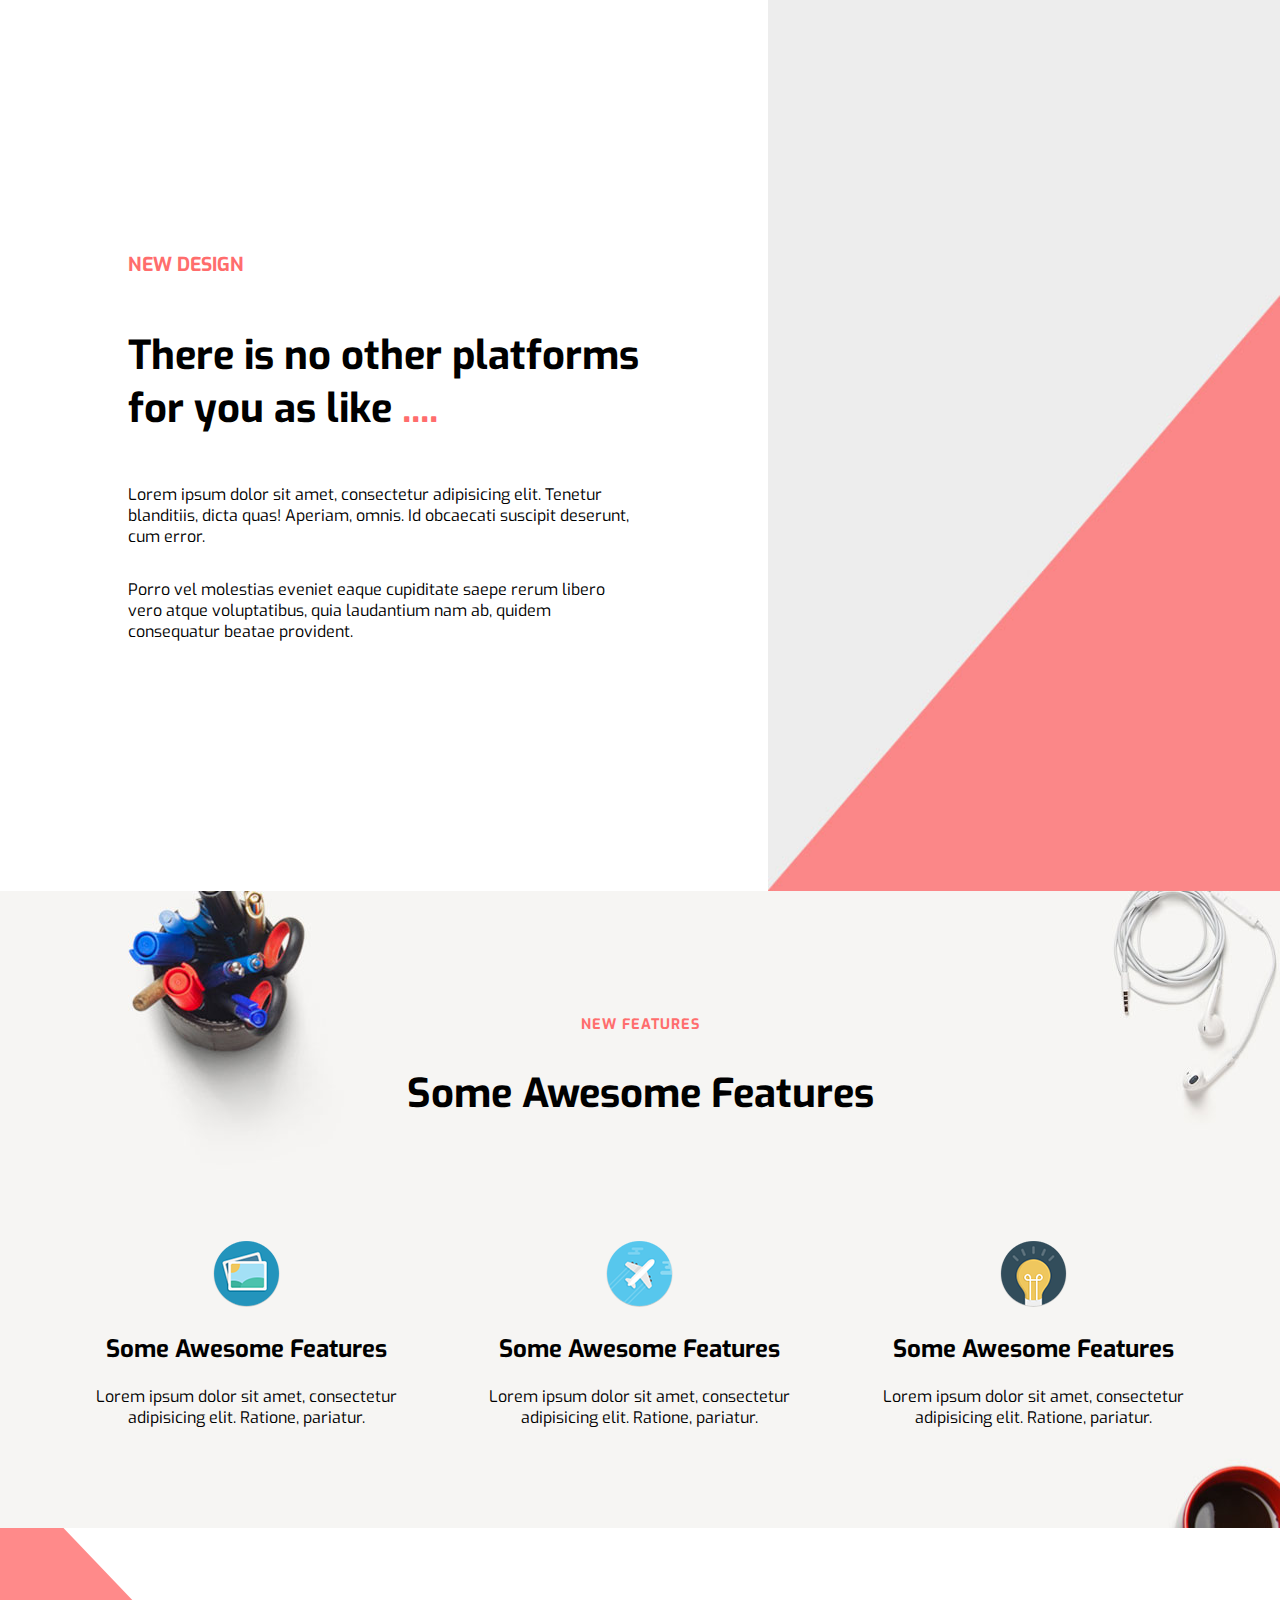
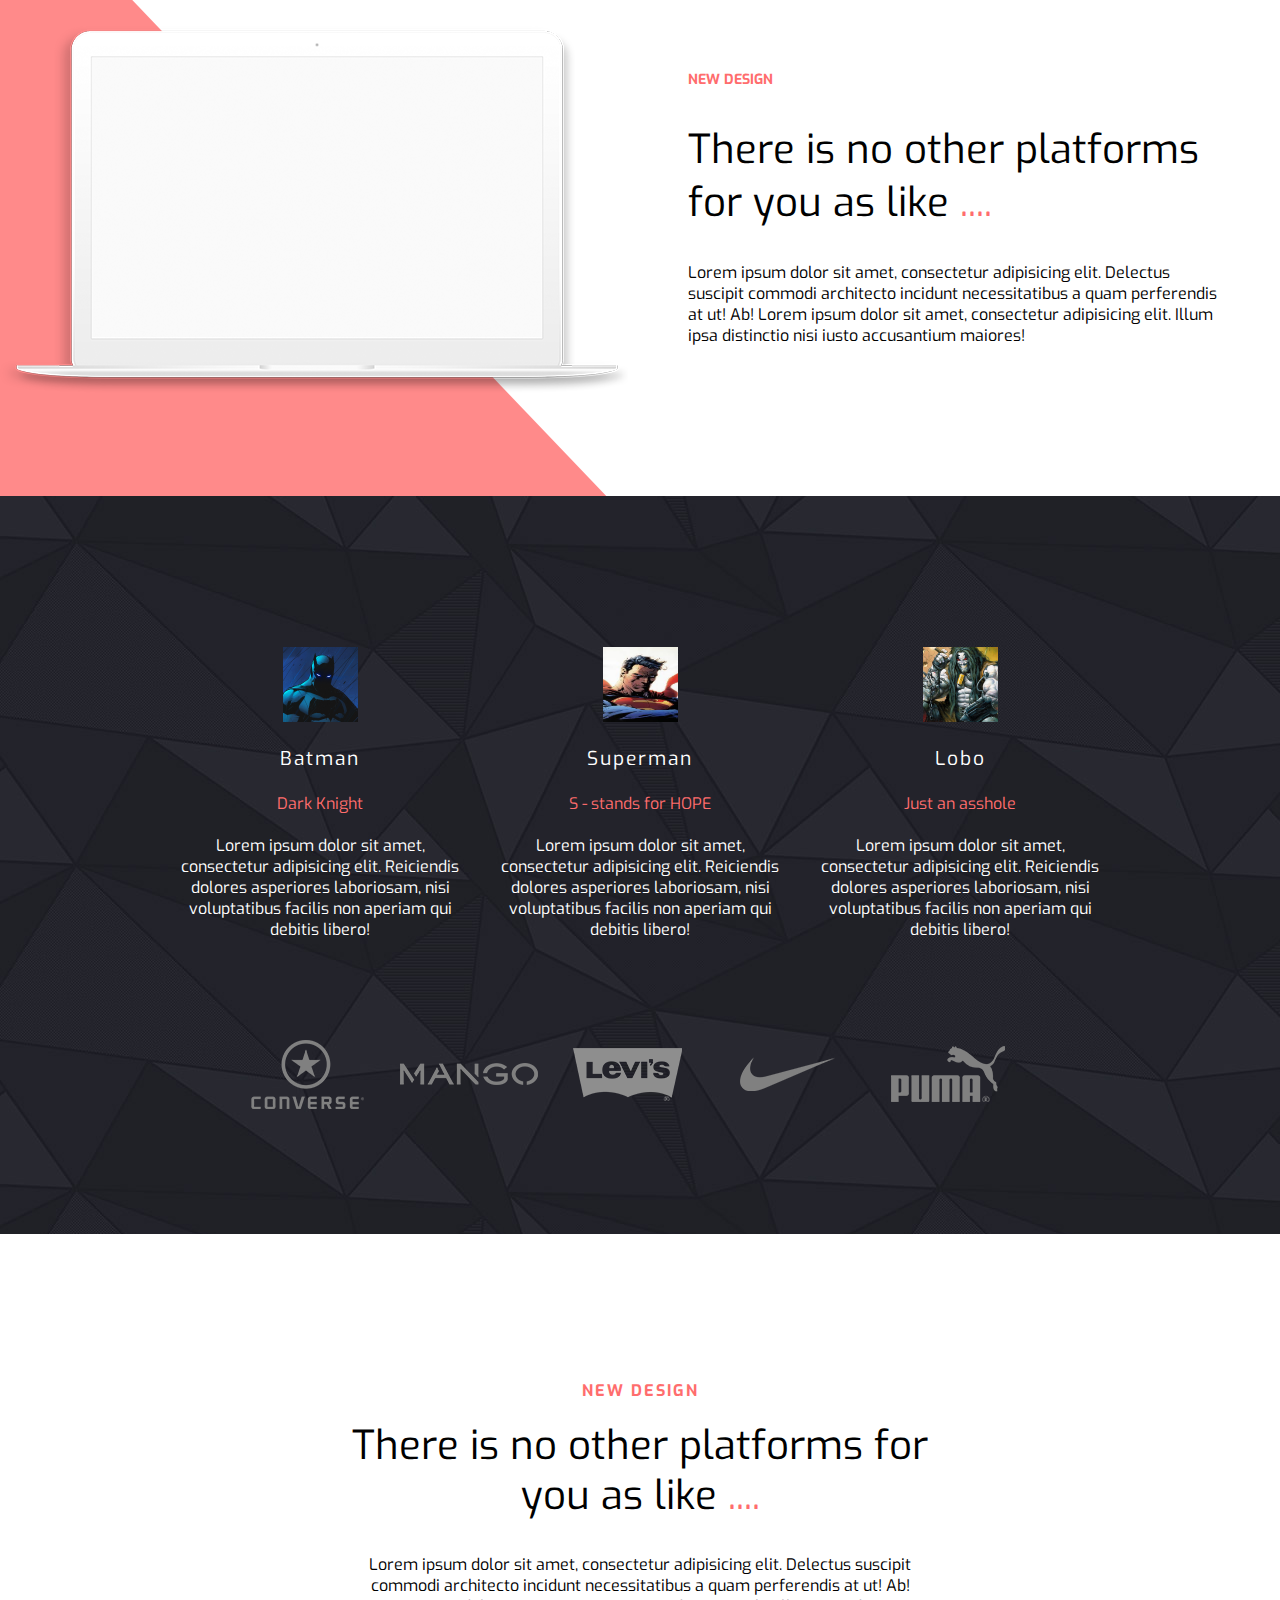
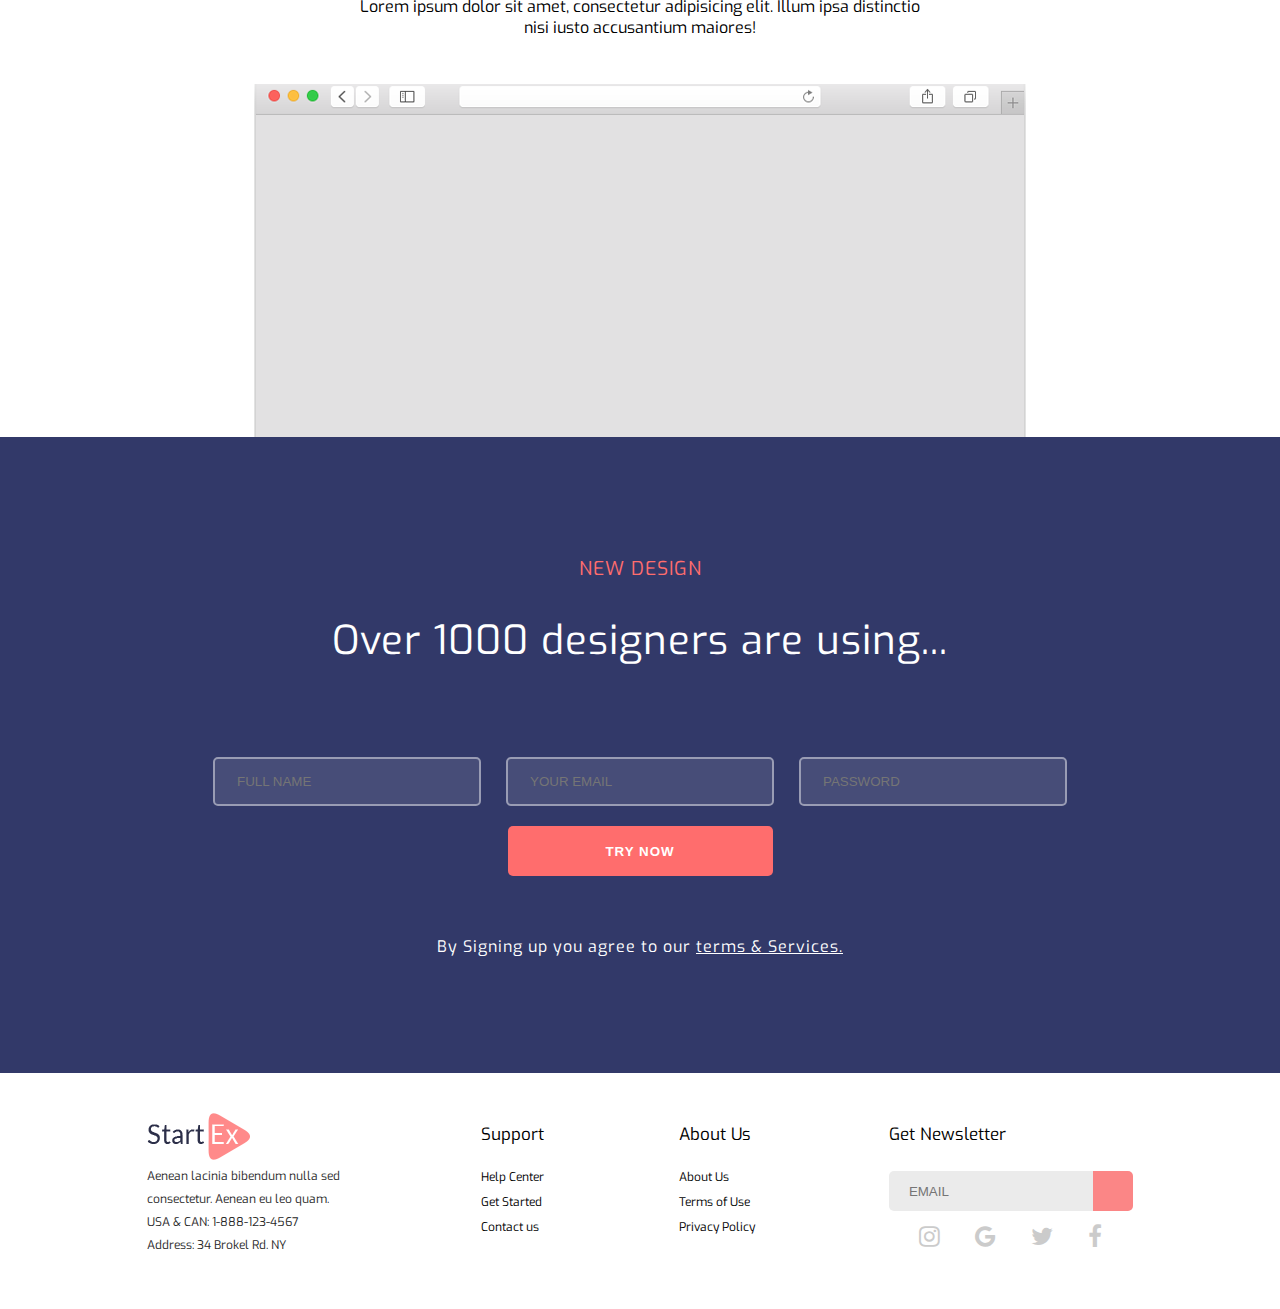
<file: landingpage/index.html>
<!DOCTYPE html>
<html lang="en">
<head>
    <meta charset="UTF-8">
    <meta http-equiv="X-UA-Compatible" content="IE=edge">
    <meta name="viewport" content="width=device-width, initial-scale=1.0">
    <link rel="stylesheet" href="https://cdnjs.cloudflare.com/ajax/libs/font-awesome/4.7.0/css/font-awesome.min.css">
    <link rel="stylesheet" href="style.css">
    <link rel="stylesheet" href="introduction.css">
    <link rel="stylesheet" href="awesome_features.css">
    <link rel="stylesheet" href="feature.css">
    <link rel="stylesheet" href="laptop.css">
    <link rel="stylesheet" href="laptop_text.css">
    <link rel="stylesheet" href="profiles_list.css">
    <link rel="stylesheet" href="team.css">
    <link rel="stylesheet" href="partners.css">
    <link rel="stylesheet" href="profile.css">
    <link rel="stylesheet" href="newpage.css">
    <link rel="stylesheet" href="registration.css">
    <link rel="stylesheet" href="footer.css">
    <title>Document</title>
</head>
<body>
    <div class="introduction">
        <div class="introduction_container">
            <div class="introduction_container-heading">
                <h3 class="introduction_container--red">NEW DESIGN</h3>
            </div>
            <div class="introduction_container-platform">
                <h2 class="introduction_container-platform_text">There is no other platforms for you as like <span class="introduction_container-dots--red">....</span></h2>
            </div>
            <div class="introduction_container-text">
                <p class="introduction_container-text_1">Lorem ipsum dolor sit amet, consectetur adipisicing elit. Tenetur blanditiis, dicta quas! Aperiam, omnis. Id obcaecati suscipit deserunt, cum error.</p>
            </div>
            <div class="introduction_container-text">
                <p class="introduction_container-text_2">Porro vel molestias eveniet eaque cupiditate saepe rerum libero vero atque voluptatibus, quia laudantium nam ab, quidem consequatur beatae provident.</p>
            </div>
            
        </div>
        <div class="introduction_picture">
            <img src="./images/bg/bgintro.jpg" class="introduction_picture-img">
        </div>
    </div>

    <div class="awesome_features">
        <div class="awesome_features-title">
            <h3 class="awesome_features-title--red">NEW FEATURES</h3>
        </div>
        <div class="awesome_features-subtitle">
            <h2 class="awesome_features-subtitle--black">Some Awesome Features</h2>
        </div>
        <div class="awesome_features-list">
            <div class="awesome_features-feature">
                <div class="feature">
                    <img class="feature_icon" src="./images/icons/features-ico1.png">
                    <h4><a href="#" class="feature_title">Some Awesome Features</a></h4>
                    <div class="feature_description">Lorem ipsum dolor sit amet, consectetur adipisicing elit. Ratione, pariatur.</div>
                </div>
            </div>
            <div class="awesome_features-feature">
                <div class="feature">
                    <img class="feature_icon" src="./images/icons/features-ico2.png">
                    <h4><a href="#" class="feature_title">Some Awesome Features</a></h4>
                    <div class="feature_description">Lorem ipsum dolor sit amet, consectetur adipisicing elit. Ratione, pariatur.</div>
                </div>
            </div>
            <div class="awesome_features-feature">
                <div class="feature">
                    <img class="feature_icon" src="./images/icons/features-ico3.png">
                    <h4><a href="#" class="feature_title">Some Awesome Features</a></h4>
                    <div class="feature_description">Lorem ipsum dolor sit amet, consectetur adipisicing elit. Ratione, pariatur.</div>
                </div>
            </div>
        </div>
    </div>
    <div class="laptop">
        <div class="laptop_container">
            <div class="laptop_image">
                <img class="laptop_image-img"  src="./images/macbook.png">
            </div>
            <div class="laptop_text">
    
                <h3 class="laptop_text-title">NEW DESIGN</h3>
                <h2 class="laptop_text-subtitle">There is no other platforms for you as like <span class="laptop_dots">....</span></h2>
                <div class="laptop_text-description">Lorem ipsum dolor sit amet, consectetur adipisicing elit. Delectus suscipit commodi architecto incidunt necessitatibus a quam perferendis at ut! Ab! Lorem ipsum dolor sit amet, consectetur adipisicing elit. Illum ipsa distinctio nisi iusto accusantium maiores!</div>

            </div>
        </div>
        
    </div>
    <div class="team">
        <div class="team_profiles">
            <div class="profiles_list">
                <div class="profile">
                    <div class="profile_photo">
                        <img class="profile_photo-1" src="./images/Batman.png">
                    </div>
                    <h3><a href="#" class="profile_name">Batman</a></h3>
                    <h4 class="profile_position">Dark Knight</h4>
                    <p class="profile_description">Lorem ipsum dolor sit amet, consectetur adipisicing elit. Reiciendis dolores asperiores laboriosam, nisi voluptatibus facilis non aperiam qui debitis libero!</p>
                </div>
                <div class="profile">
                    <div class="profile_photo">
                        <img class="profile_photo-1" src="./images/superman.jpg">
                    </div>
                    <h3><a href="#" class="profile_name">Superman</a></h3>
                    <h4 class="profile_position">S - stands for HOPE</h4>
                    <p class="profile_description">Lorem ipsum dolor sit amet, consectetur adipisicing elit. Reiciendis dolores asperiores laboriosam, nisi voluptatibus facilis non aperiam qui debitis libero!</p>
                </div>
                <div class="profile">
                    <div class="profile_photo">
                        <img class="profile_photo-1" src="./images/lobo.jpg">
                    </div>
                    <h3><a href="#" class="profile_name">Lobo</a></h3>
                    <h4 class="profile_position">Just an asshole</h4>
                    <p class="profile_description">Lorem ipsum dolor sit amet, consectetur adipisicing elit. Reiciendis dolores asperiores laboriosam, nisi voluptatibus facilis non aperiam qui debitis libero!</p>
                </div>
            </div>

        </div>
        <div class="team_partners">
            <div class="partners">
                <div class="partners_logo">
                    <a class="partners_logo-a" href="#">
                        <img class="partners_logo-img" src="./images/partners/partner1.png">
                    </a>
                </div>
                <div class="partners_logo">
                    <a class="partners_logo-a" href="#">
                        <img class="partners_logo-img" src="./images/partners/partner5.png">
                    </a>
                </div>
                <div class="partners_logo">
                    <a class="partners_logo-a" href="#">
                        <img class="partners_logo-img" src="./images/partners/partner2.png">
                    </a>
                </div>
                <div class="partners_logo">
                    <a class="partners_logo-a" href="#">
                        <img class="partners_logo-img" src="./images/partners/partner4.png">
                    </a>
                </div>
                <div class="partners_logo">
                    <a class="partners_logo-a" href="#">
                        <img class="partners_logo-img" src="./images/partners/partner3.png">
                    </a>
                </div>
            </div>
        </div>
    </div>
    <div class="browser">
        <div class="browser_container">
          <div class="browser_container-title">
            <div class="browser_text">
              <h3 class="browser_text-title">NEW DESIGN</h3>
              <h2 class="browser_text-subtitle">
                There is no other platforms for you as like 
                <span class="browser_text-subtitle--1">....</span>
              </h2>
              <p class="browser_text-description">
                Lorem ipsum dolor sit amet, consectetur adipisicing elit. Delectus suscipit 
                commodi architecto incidunt necessitatibus a quam perferendis at ut! Ab! 
                Lorem ipsum dolor sit amet, consectetur adipisicing elit. Illum ipsa distinctio 
                nisi iusto accusantium maiores!
              </p>
            </div>
            <div class="browser_photo">
              <img class="browser_photo-img" src="./images/browser.png">
            </div>
          </div>
        </div>
    </div>
    <div class="registration">
        <div class="registration_container">
            <div class="registration_text">
                <h3 class="registration_text-title">NEW DESIGN</h3>
                <h2 class="registration_text-subtitle">Over 1000 designers are using...</h2>
            </div>
            <div class="registration_login">
                <input class="login_input" type="text" placeholder="FULL NAME" />
                <input class="login_input" type="email" placeholder="YOUR EMAIL" />
                <input class="login_input" type="password" placeholder="PASSWORD" />
                <input class="login_button" type="button" value="TRY NOW">
            </div>
    
            <div class="registration_terms">
                <p class="registration_terms-text">By Signing up you agree to our <a>terms & Services.</a></p>
            </div>
        </div>
    </div>
    <div class="page_footer">
        <div class="footer">
          <div class="footer_address">
                <div class="footer_address-photo">
                    <img class="footer_address-photo" src="./images/logo.png">
                </div>
                <p class="footer_address-text">Aenean lacinia bibendum nulla sed consectetur. Aenean eu leo quam. USA & CAN: 1-888-123-4567 Address: 34 Brokel Rd. NY</p>
          </div>
          <div class="footer_support">
            <div class="support">
              <h3 class="support_title">Support</h3>
              <div class="support_sections">
                <p><a href="#">Help Center</a></p>
                <p><a href="#">Get Started</a></p>
                <p><a href="#">Contact us</a></p>
              </div>
            </div>
          </div>
          <div class="footer_about">
            <div class="about">
              <h3 class="about_title">About Us</h3>
              <div class="about_sections">
                <p><a href="#">About Us</a></p>
                <p><a href="#">Terms of Use</a></p>
                <p><a href="#">Privacy Policy</a></p>
              </div>
            </div>
          </div>
          <div class="footer_newsletter">
            <div class="newsletter">
              <h3 class="newsletter_title">Get Newsletter</h3>
              <input class="newsletter_email" type="email" placeholder="EMAIL" />
              <input class="newsletter_email-btn" type="submit" value=""/>
              <div class="newsletter_icons">
                <a href="#" class="fa fa-instagram"></a>
                <a href="#" class="fa fa-google"></a>
                <a href="#" class="fa fa-twitter"></a>
                <a href="#" class="fa fa-facebook"></a>
              </div>
            </div>
          </div>
        </div>
    </div>
</body>
</html>
</file>
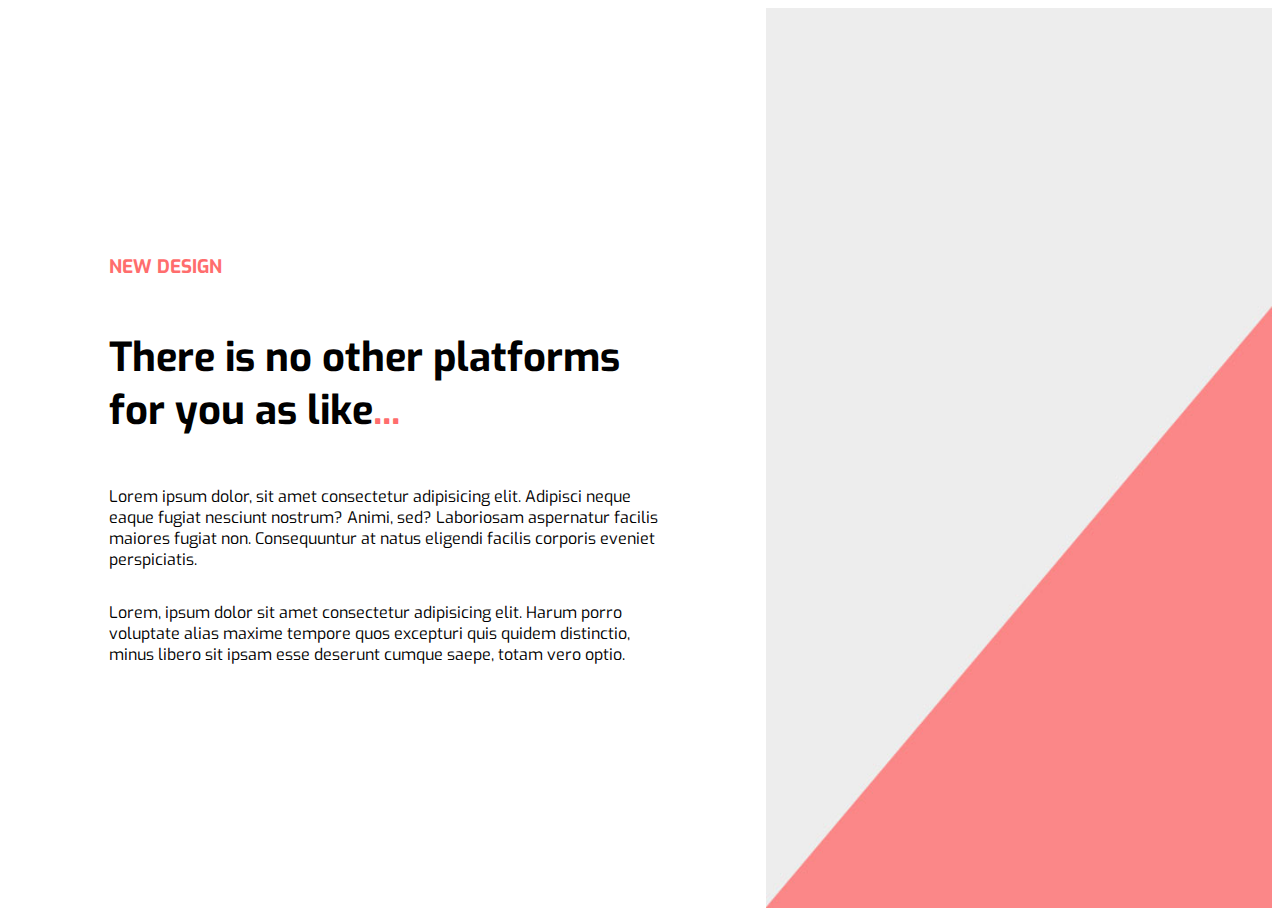
<file: myproject/index.html>
<!DOCTYPE html>
<html lang="en">
<head>
    <meta charset="UTF-8">
    <meta http-equiv="X-UA-Compatible" content="IE=edge">
    <meta name="viewport" content="width=device-width, initial-scale=1.0">
    <title>Document</title>
    <link rel="stylesheet" href="style.css">
</head>
<body>
    <div class="flex-container">
        <div class="text">
            <h3 class="color">NEW DESIGN</h3>
            <h2>There is no other platforms for you as like<span class="color">...</span></h2>
            <p>Lorem ipsum dolor, sit amet consectetur adipisicing elit. Adipisci neque eaque fugiat nesciunt nostrum? Animi, sed? Laboriosam aspernatur facilis maiores fugiat non. Consequuntur at natus eligendi facilis corporis eveniet perspiciatis.</p>
            <p>Lorem, ipsum dolor sit amet consectetur adipisicing elit. Harum porro voluptate alias maxime tempore quos excepturi quis quidem distinctio, minus libero sit ipsam esse deserunt cumque saepe, totam vero optio.</p>
        </div>
        <div class="image">
            <img src="./bgintro.jpg">
        </div>
    </div>
</body>
</html>
</file>
<file: landingpage/style.css>
@import url('https://fonts.googleapis.com/css2?family=Exo:wght@500&display=swap');

body{
font-family:"Exo";
margin: 0;
}

h2{
    font-size: 40px;
}

h3{
    font-size: 1.2em;
}
span{
    color: #ff6d6d;
}
a{
    text-decoration: none;
    color: black;
    transition: 0.7s;
}
a:hover{
    color: #ff6d6d
}
</file>
<file: landingpage/introduction.css>
.introduction{
    display: flex;
    justify-content: center;
    flex-direction: row;
    width: 100%;
    height: 99vh;
}

.introduction_container{
    display: flex;
    flex-direction: column;
    box-sizing: border-box;
    padding: 5% 8%;
    width: 60%;
    justify-content: center;
    padding: 0 10%;

}

.introduction_container--red{
    color: #ff6d6d;
}

.introduction_container-dots--red{
    color: #ff6d6d;
}

.introduction_picture{
    width: 40%;
}

.introduction_picture-img{
    width: 100%;
    height: 100%;
}

@media screen and (max-width:1200px){
    .introduction_container-heading{
       font-size: 16px;
    }

    .introduction_container-platform_text{
        font-size: 28px;
    }
    .introduction_container-text{
        font-size: 16px;
    }
}
@media screen and (max-width:760px){
    .introduction_container-heading{
       font-size: 14px;
    }

    .introduction_container-platform_text{
        font-size: 22px;
    }
    .introduction_container-text{
        font-size: 14px;
    }
}
</file>
<file: landingpage/awesome_features.css>
.awesome_features{
    background-image: url(./images/bg/bgfeatures.jpg);
    text-align: center;
    padding: 100px 50px;
    width: auto;
    height: auto;
    
}
.awesome_features-title
{
    color: #ff6d6d;
    font-size:12px ;
    letter-spacing: 1px;
    margin-top: 2%;
}

.awesome_features-subtitle{
    font-size: 30px;
    margin-bottom: 120px;
    font-weight: normal;
}


.awesome_features-list{
    display: flex;
    flex-direction: row;
    align-items: center;
}

.awesome_features-feature
{
    margin: 0px 45px ;
}
@media screen and (max-width:1200px){
    .awesome_features{
        background-repeat: no-repeat;
        height: 400px;
        font-size: 14px;
    }
    .awesome_features-subtitle{
        font-size: 22px;
    }
    
    .awesome_features-subtitle--black{
        font-size: 24px;
    }
}

@media screen and (max-width:760px){
   
    .awesome_features-feature{
        margin: 0px 12px;
    }
}
</file>
<file: landingpage/feature.css>
.feature_title{
    font-size: 24px;
    
}

.feature_icon
{
    display: inline-block;
    border-radius: 50%;
}

@media screen and (max-width:1200px){
    .feature_title{
        font-size: 16px;
    }
    
}
</file>
<file: landingpage/laptop.css>
.laptop{
    background-image: url(./images/bg/bgdescription.png);
    background-repeat: no-repeat;
    padding: 98px 0px;
    width: auto;
    height: 100%;
}

.laptop_container{
    display:flex;
    flex-direction: row;
}

@media screen and (max-width:1200px){
    .laptop_image{
        width: 33px;
        height: 30px;
    }
}
</file>
<file: landingpage/laptop_text.css>
.laptop_text{
padding: 30px 60px;
}
.laptop_text-title{
    color: #ff6d6d;
    font-size: 14px;
}

.laptop_text-subtitle{
    font-size: 40px;
    font-weight: normal;
}

@media screen and (max-width:1200px){
    .laptop{
        padding: 119px 0px;
    }
    .laptop_text{
        width: 414px;
        font-size: 12px;
        padding: 17px 25px 2px 70px;
    }
    .laptop_text-subtitle{
        font-size: 30px;
    }
}

@media screen and (max-width: 600xp){

    

}
</file>
<file: landingpage/profiles_list.css>
.profiles_list{
    display: flex;
    flex-direction: row;
    text-align: center;
    justify-content: center;
    padding: 11% 11% 5% 11%;
  
}
.profile{

    width: 300px;
    
}
div.profile_photo>img{
    width: 75px;
    height: 75px;
}
</file>
<file: landingpage/team.css>
.team{
    background-image: url(./images/bg/bgclients.jpg);
}
</file>
<file: landingpage/partners.css>
.partners{
    display:flex;
    flex-direction: row;
    text-align: center;
    justify-content: center;
    width: 100%;
}

.partners_logo{
    width: 135px;
    margin: 10px 25px 70px 0px;
    padding-bottom: 50px;
    align-self: center;
}

@media screen and (max-width:1200px){
    .partners_logo-img{
        width: 75px;
    }
}
</file>
<file: landingpage/profile.css>
.profile{
    margin:10px
}
.profile_description{
    color: white;
}
.profile_position{
    color: #ff6d6d;
    font-weight: normal;
}
.profile_name{
    color: white;
    font-weight: normal;
    letter-spacing: 2px;
}

@media screen and (max-width:760px){
    .profiles_list{
        flex-direction: column;
        align-items: center;
    }
}
</file>
<file: landingpage/newpage.css>
.browser{
    display: flex;
    justify-content: center;
    padding-top: 130px;
}

.browser_text{
    max-width: 580px;
    margin: 0 auto;
    text-align: center;
}

.browser_text-title{
    color: #ff6d6d;
    letter-spacing: 2px;
    font-size: 16px;
    font-weight: bold;
}

.browser_text-subtitle{
    font-size: 40px;
    line-height: 50px;
    font-weight: normal;
    margin-top: 20px;
}

.browser_photo img{
    padding-top: 30px;
    margin-bottom: -5px;
    width: 100%;
}
</file>
<file: landingpage/registration.css>
.registration{
    min-height: 250px;
    padding: 100px 5%;
    background-color: #323969;
    justify-content: center;
    text-align: center;
    letter-spacing: 1px;
}

.registration_text{
    font-weight: normal;
}
.registration_text h3{
   color: #ff6d6d;
   font-weight: normal;
}
.registration_login{
    font-size: 16px;
    margin-top: 80px;
}
.registration_text h2{
    color: white;
    font-weight: normal;
}

.login_input{
  width: 220px;
  height: 25px;
  padding: 10px 22px;
  color: white;
  border-radius: 5px;
  background: #474d78;
  border: 2px solid #999cb4;
  margin: 10px;
}
.login_button{
    width: 265px;
    height: 50px;
    border-radius: 5px;
    background-color: #ff6d6d;
    border: none;
    color: white;
    margin: 10px;
    font-weight: bold;
    cursor:pointer;
    letter-spacing: 1px;
}
.login_button:hover{
    transition: 0.7s;
    box-shadow: 5px 10px 15px #1d1f2c;
}

.registration_terms{
    margin-top: 50px;
    color: white;
}

.registration_terms a {
    color:white;
    text-decoration: underline;
    cursor: pointer;
}

.registration_terms a:hover {
    color:#ff6d6d;
    text-decoration: underline;
    transition: 0.7s;
}
</file>
<file: landingpage/footer.css>
.footer{
    display: flex;
    padding: 40px 80px;
    justify-content: space-around;
}

.footer_address{
    max-width: 200px;
}

.footer_address-text{
    font-size: 12px;
    line-height: 23px;
    color: #282828;
    margin-top: 0px;
}
.support_title{
    font-weight: normal;
    font-size: 17px;
    margin-top: 10px;
    margin-bottom: 25px;
}

.support_sections{
    font-size: 12px;
    line-height: 13px;
    color: #282828;
}

.about_title{
    font-weight: normal;
    font-size: 17px;
    margin-top: 10px;
    margin-bottom: 25px;
}

.about_sections{
    font-size: 12px;
    line-height: 13px;
    color: #282828; 
}

.newsletter_title{
    font-weight: normal;
    font-size: 17px;
    margin-top: 10px;
    margin-bottom: 25px;
}

.newsletter_form{
    width: 265px;
}


.newsletter_icons{
    display: flex;
    margin: 0 14px;
    font-size: 24px;
    justify-content: space-around;
    margin: 13px;
}

.newsletter_icons .fa{
    color: #cbcbcb;
}

.newsletter_email,
.newsletter_email-btn {
  display: inline-block;
  vertical-align: top;
  outline: none;
  border: none;
  
}
.newsletter_email {
  width: 200px;
  height: 20px;
  padding: 10px 20px;
  margin: 0;
  color: #282828;
  background: #ebebeb;
  border-radius: 5px;
}
.newsletter_email-btn {
  background-image: url(./images/btn-mail.png); 
  background-repeat: no-repeat; 
  background-position: 8px 8px;
  margin-left: -40px;
  width: 40px;
  height: 40px;
  background: #fb8686;
  border-bottom-right-radius: 5px;
  border-top-right-radius: 5px;
}
.newsletter_email-btn:hover {
  box-shadow: 0 2px 10px #c56969;
  transition: 0.2s;
}

@media screen and (max-width:800px){
   .footer{
    flex-direction: column;
    justify-content: center;
    text-align: center;
   }
    .footer_address{
        padding-left: 35%;
    }
}
</file>
<file: myproject/style.css>
@import url('https://fonts.googleapis.com/css2?family=Exo:wght@500&display=swap');

.color{
color: #ff6d6d;
}

.flex-container{
    display: flex;
    justify-content: center;
    font-family: "Exo";
    width: 100%;
    height: 100vh;
    
}
h2{
    font-size: 40px;
}
.text{
    display: flex;
    flex-direction: column;
    box-sizing: border-box;
    padding: 5% 8%;
    width: 60%;
    justify-content: center;
}


.image{
    width: 40%;
}
img{
    width: 100%;
    height: 100%;
}
</file>
